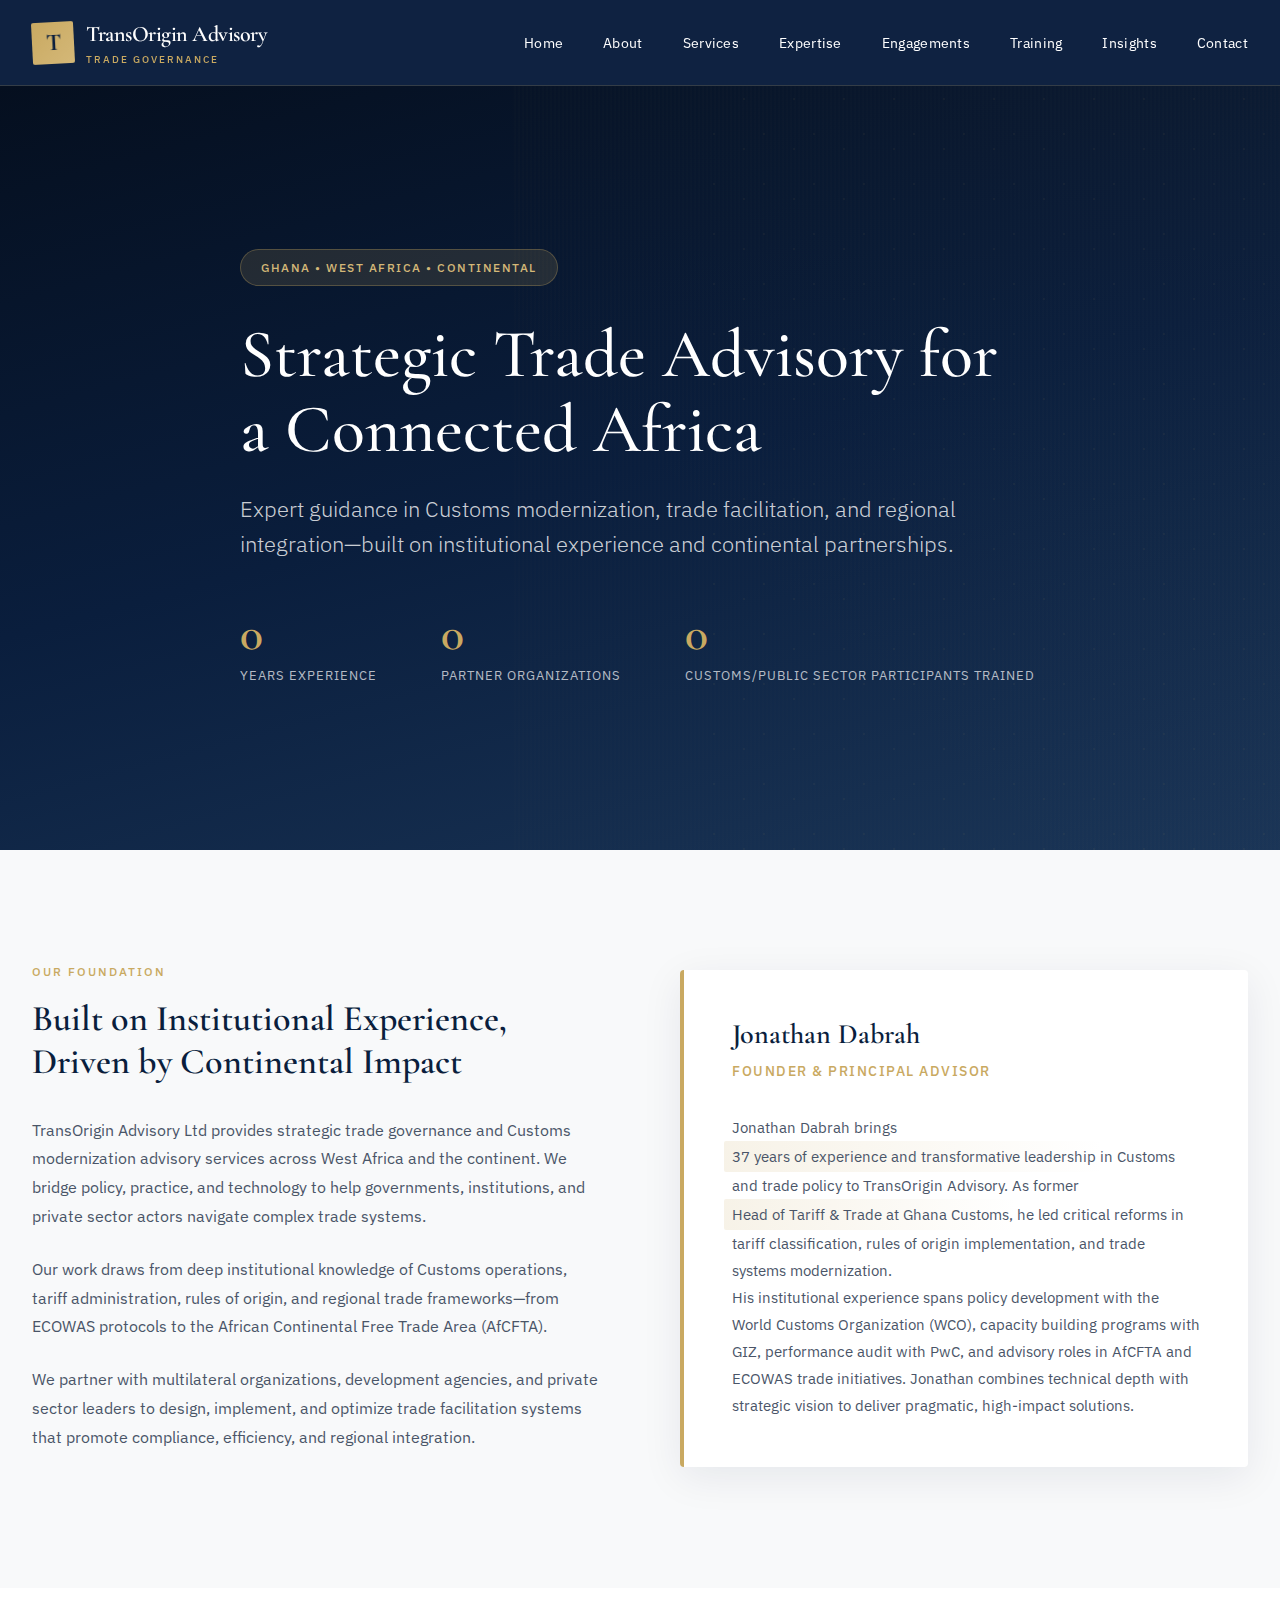
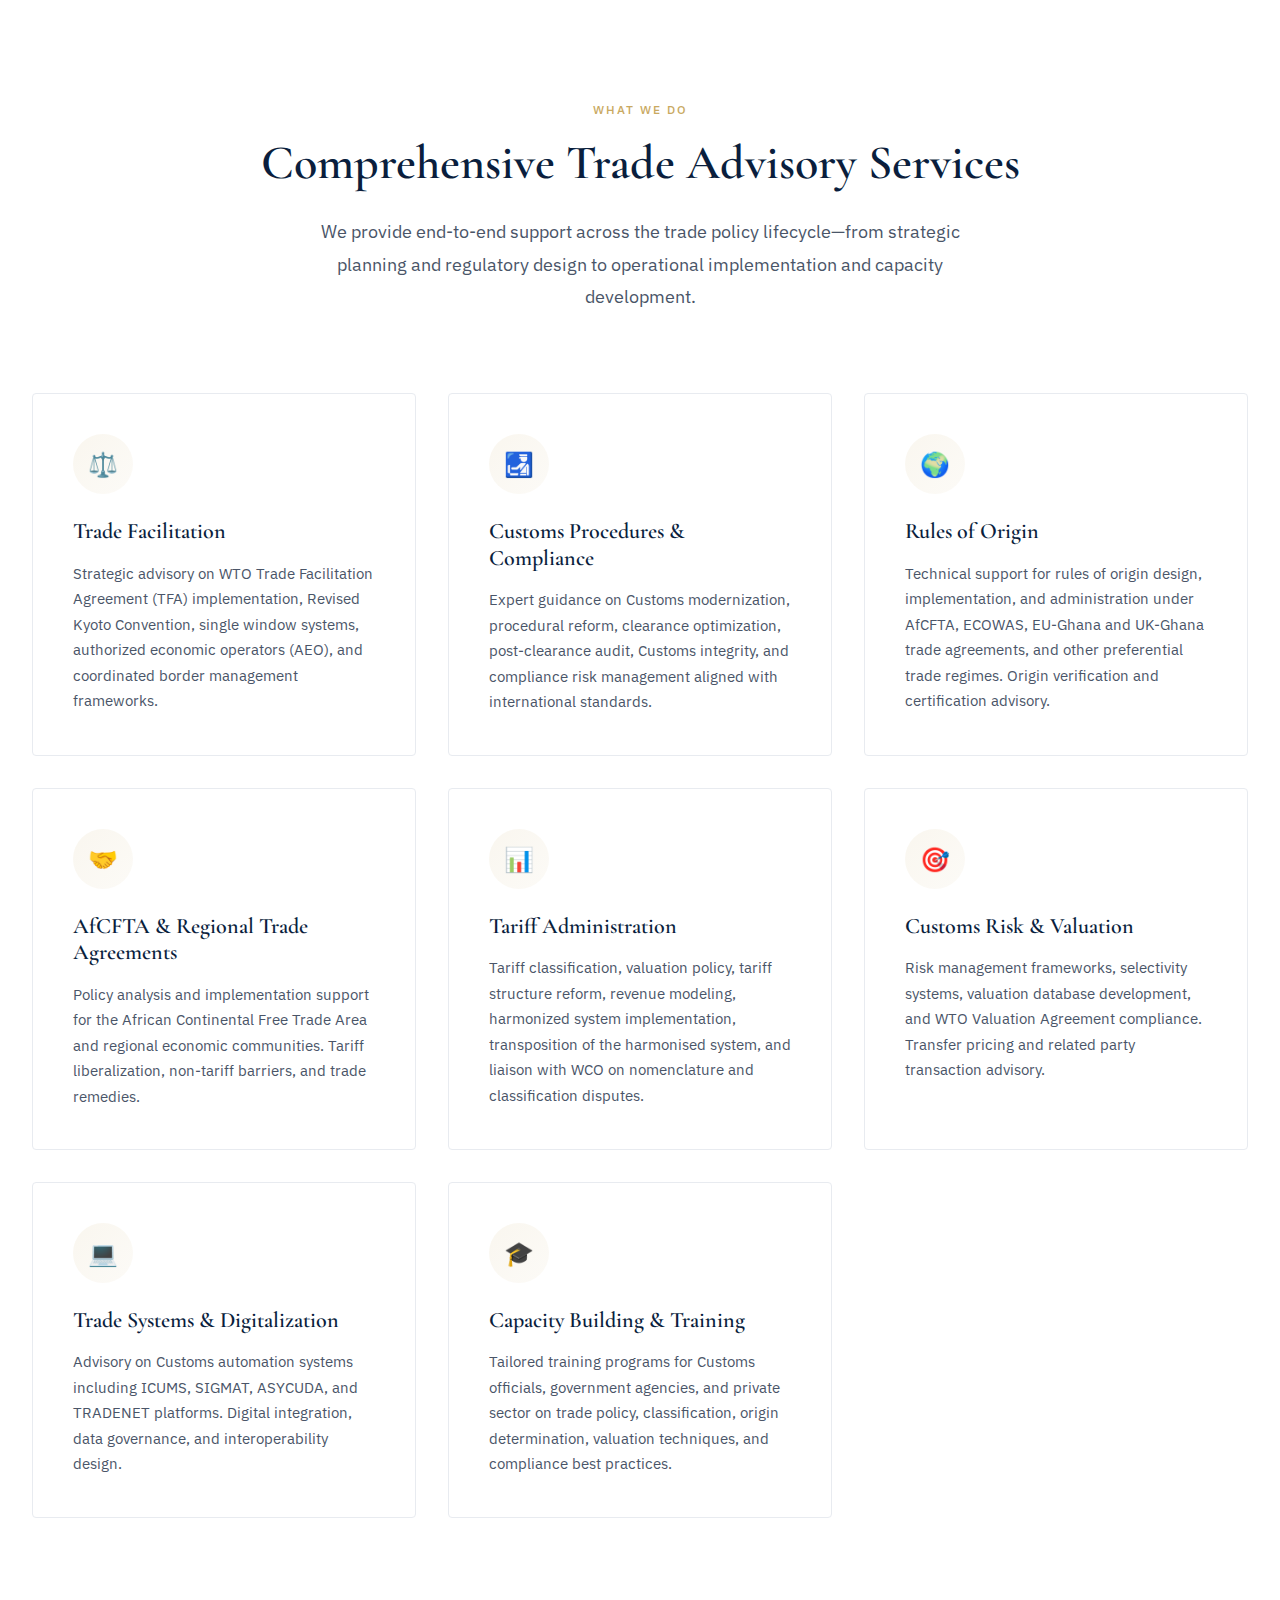
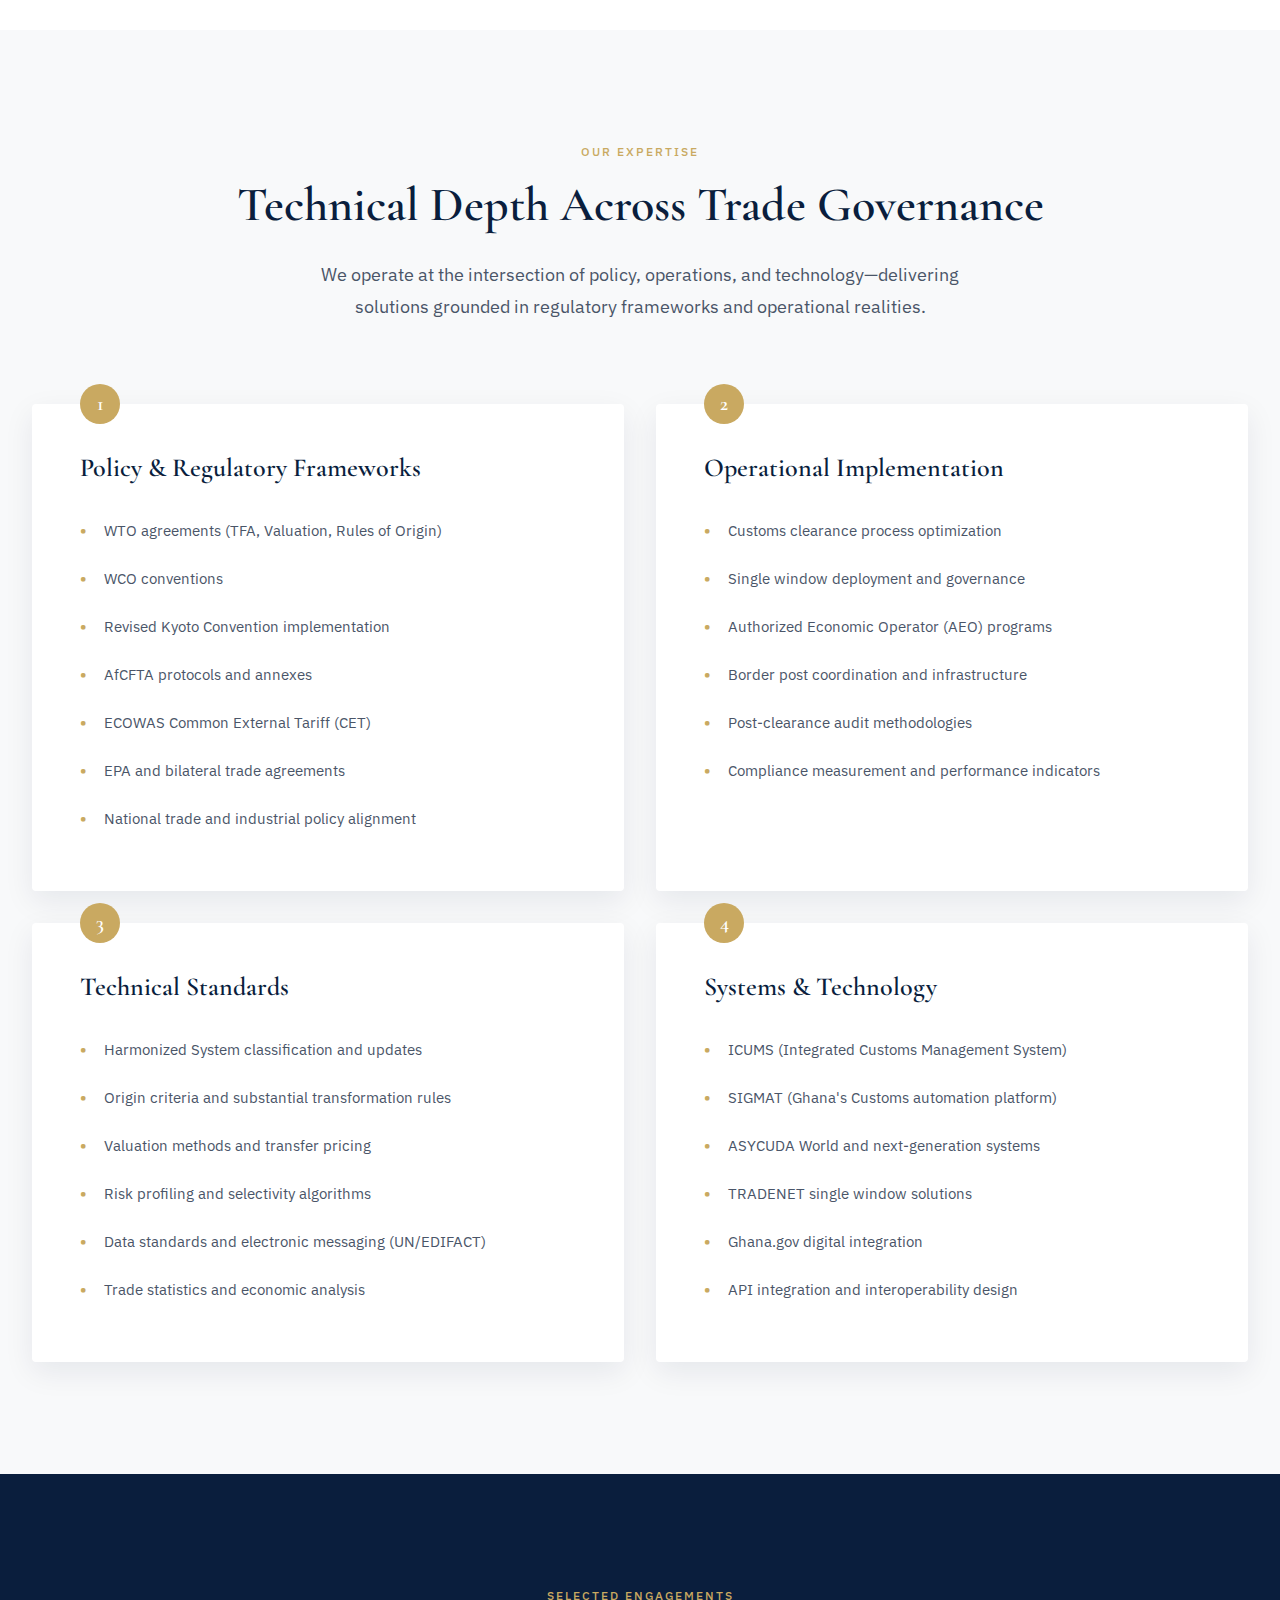
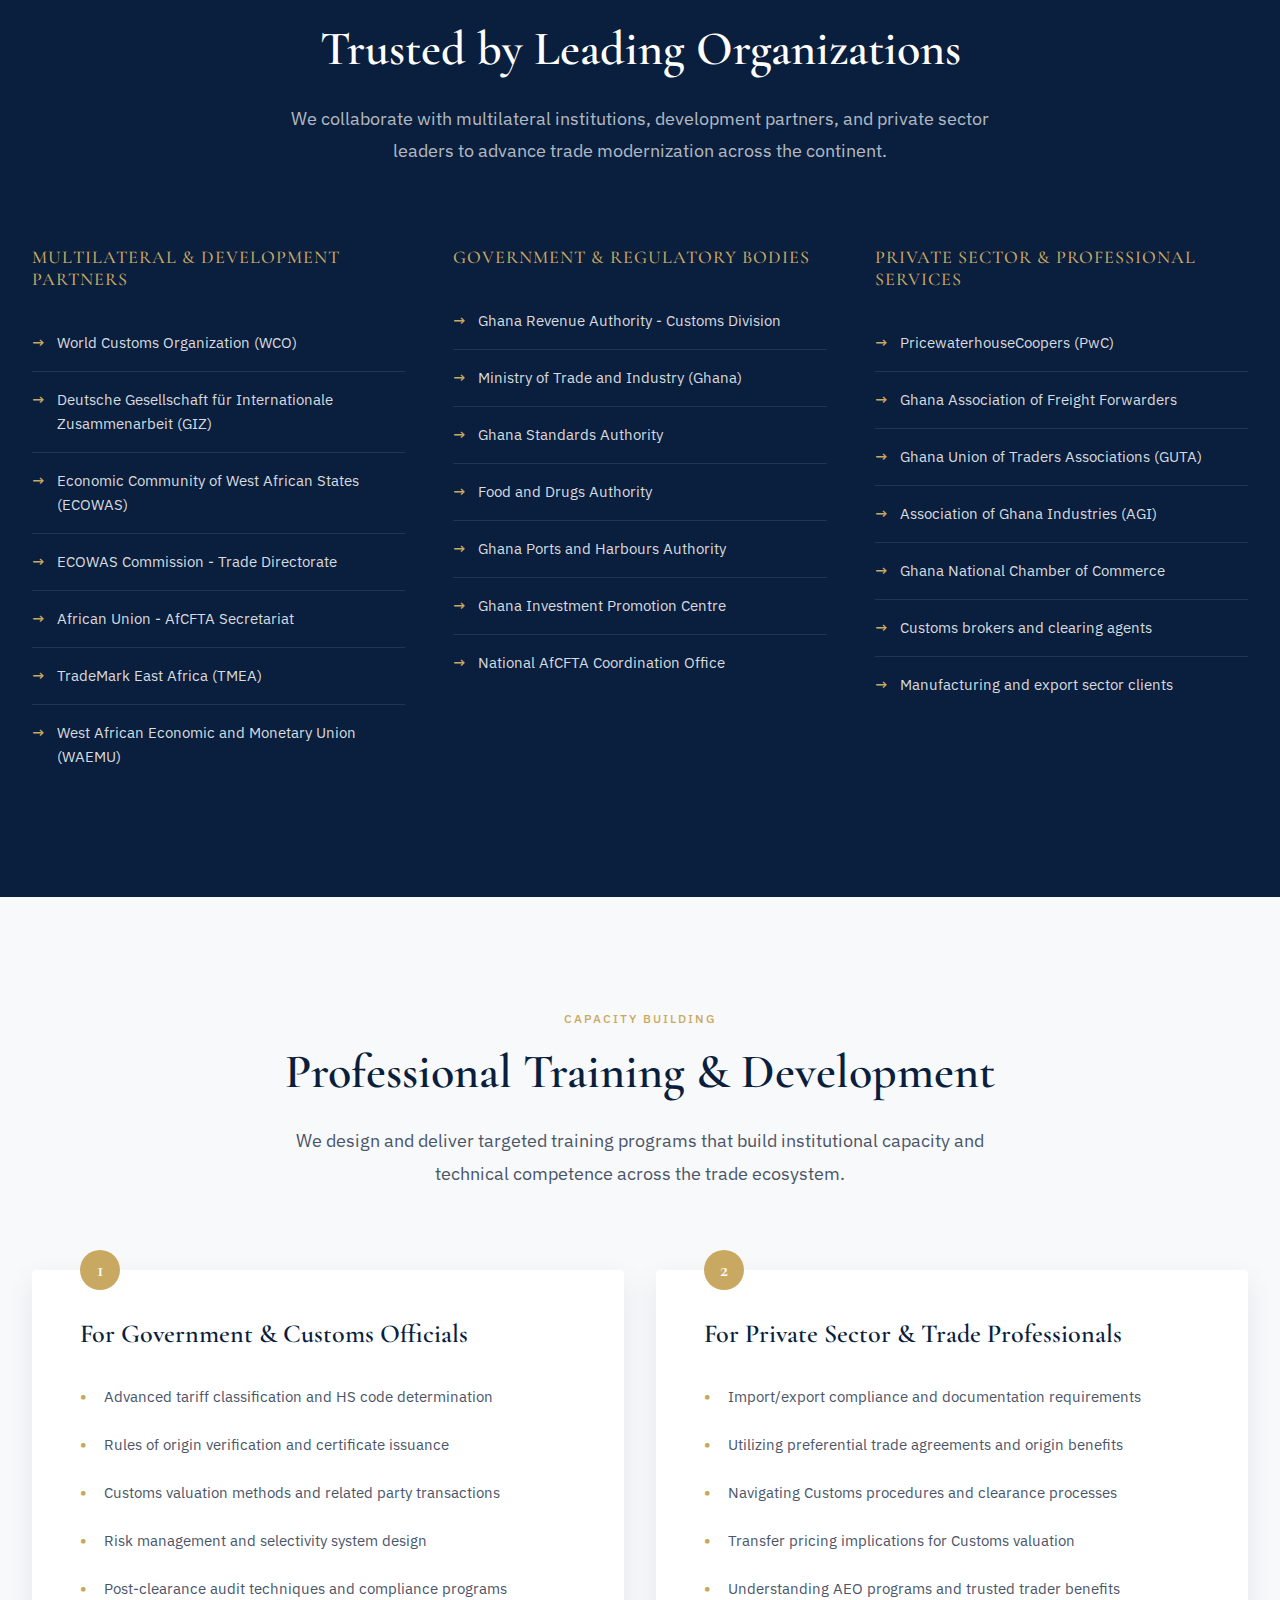
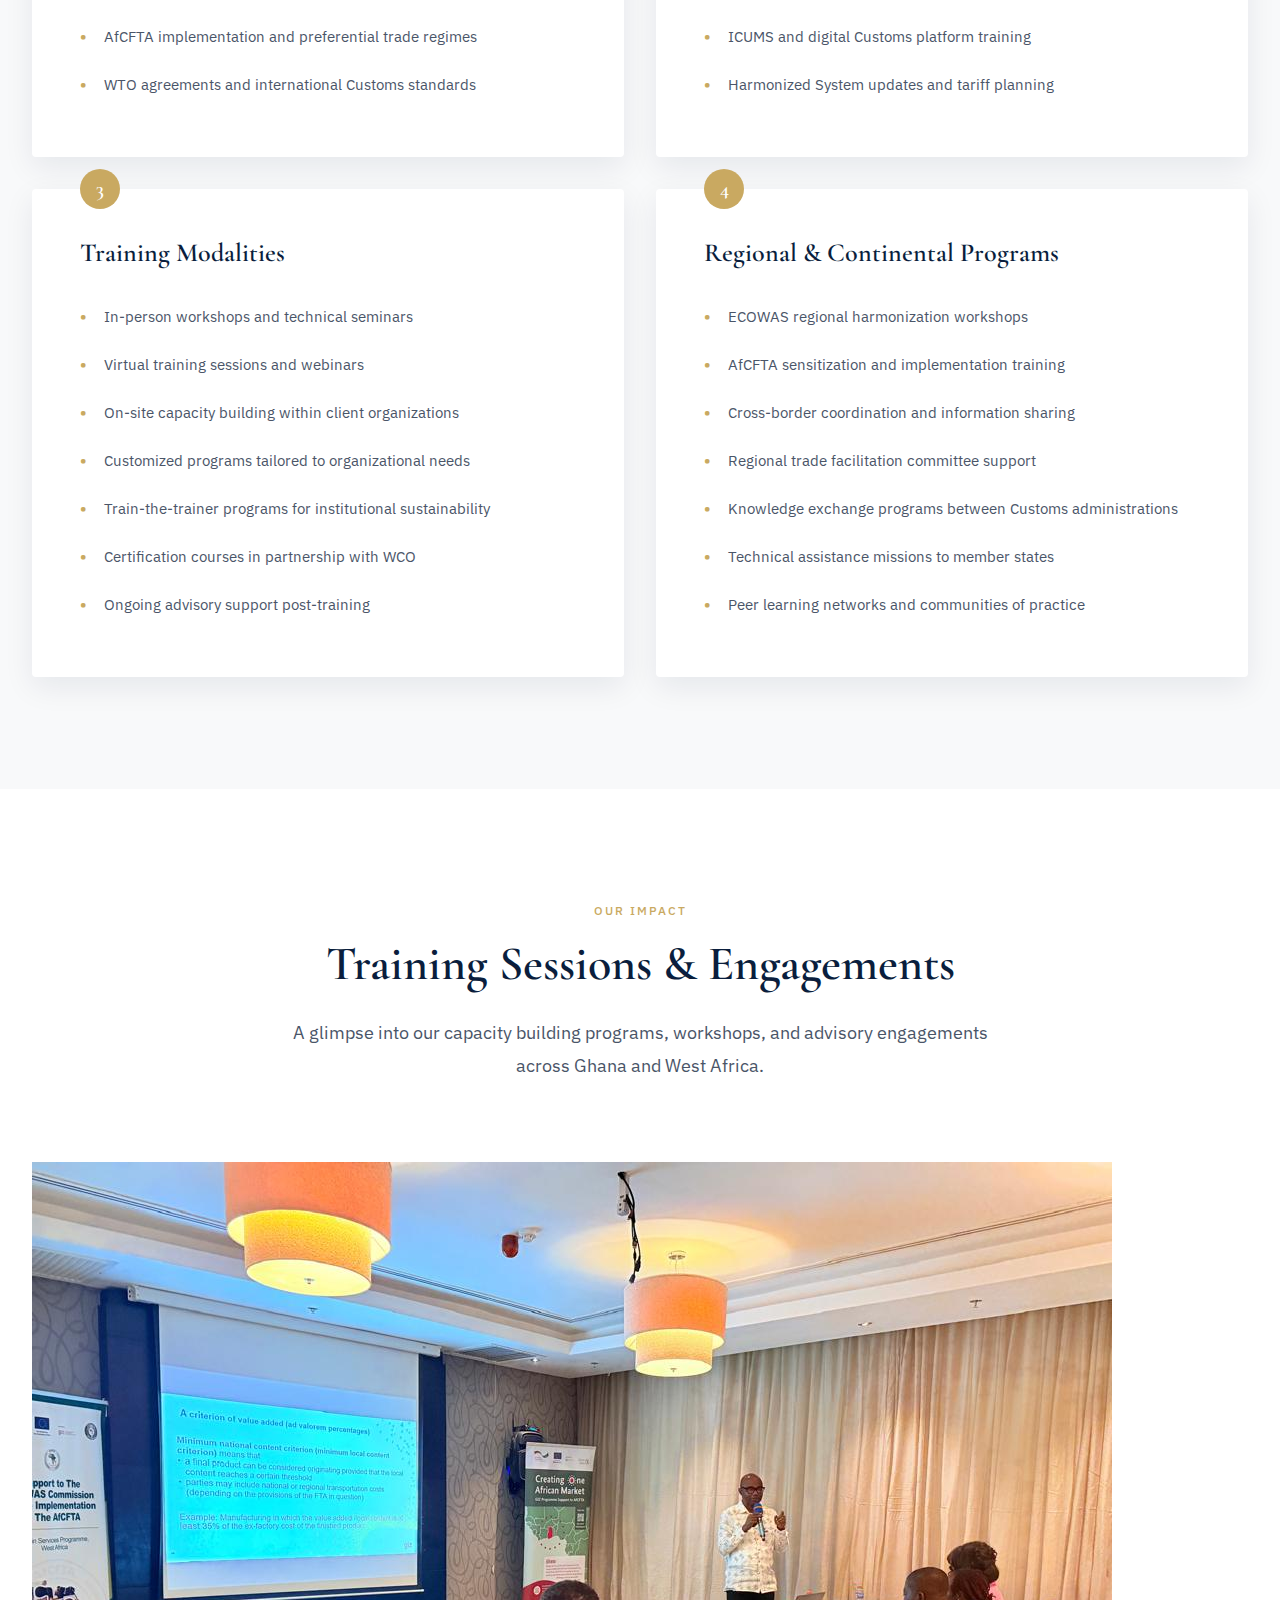
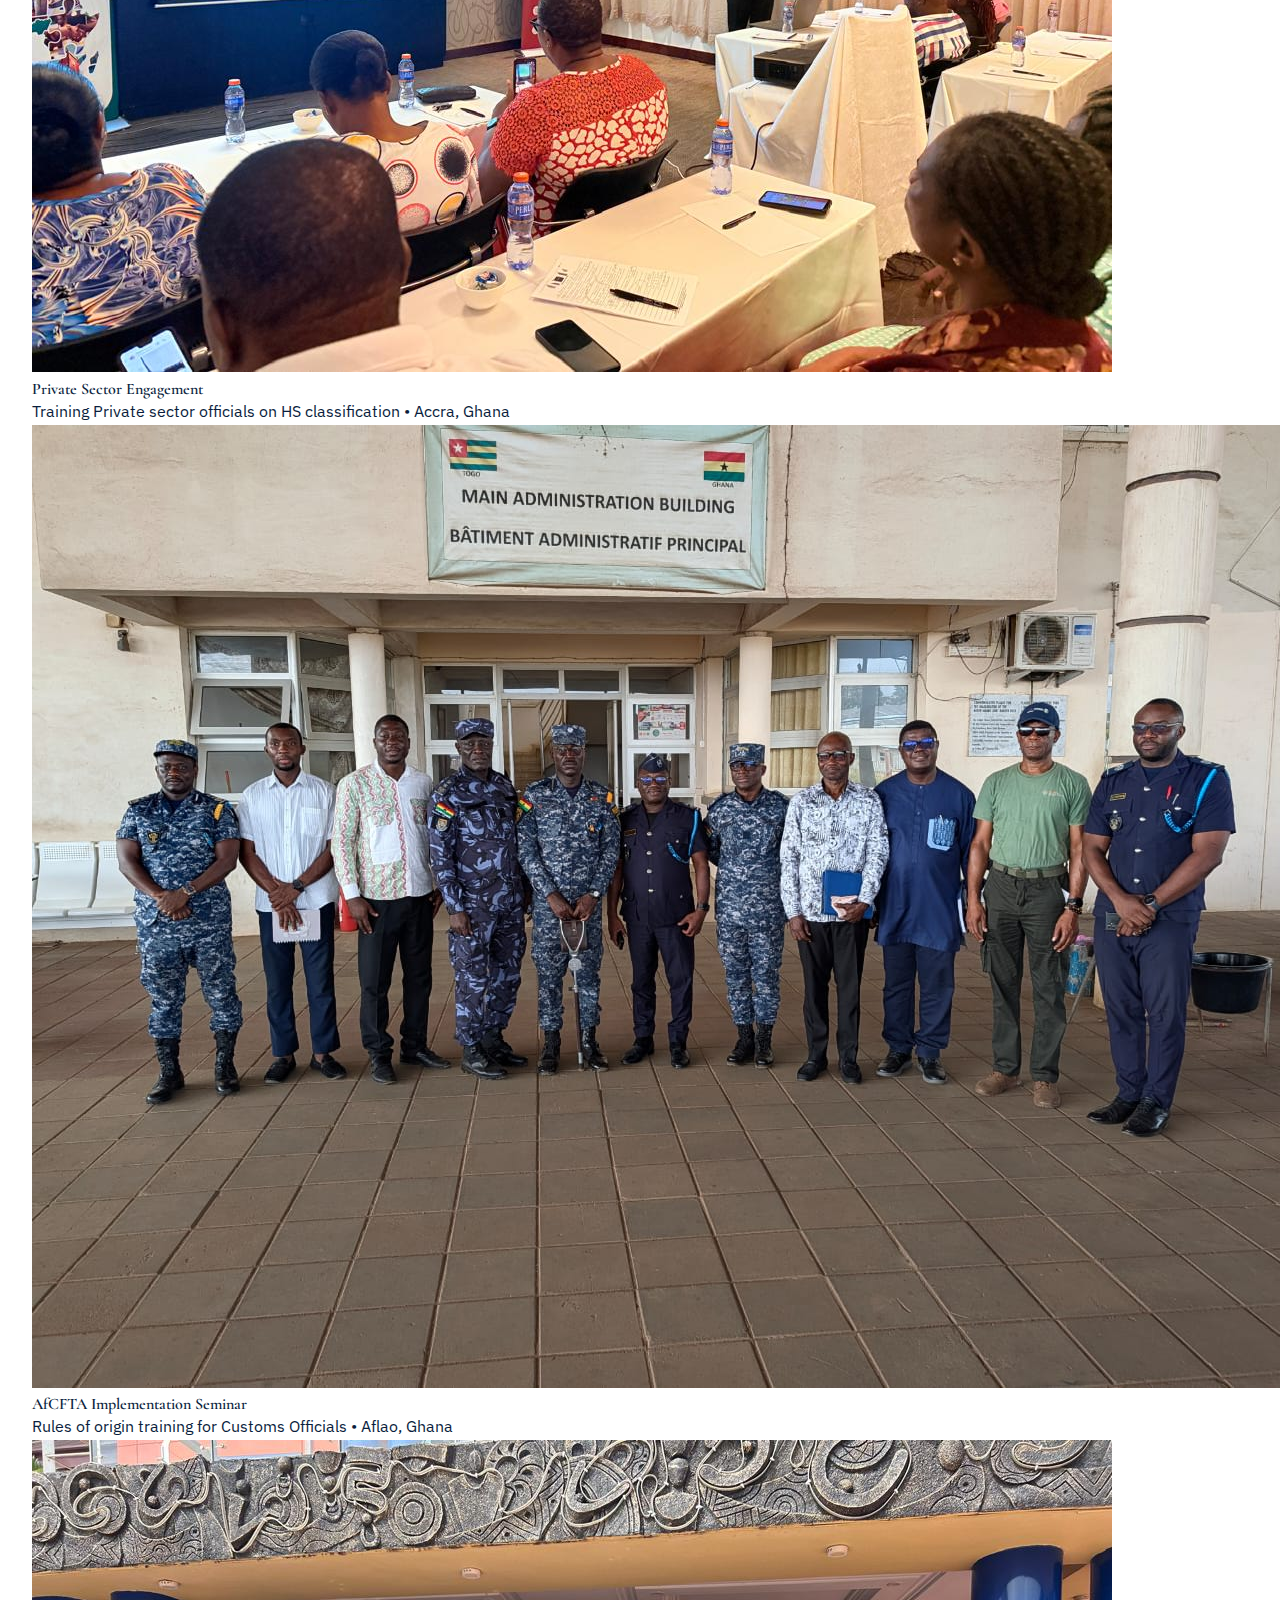
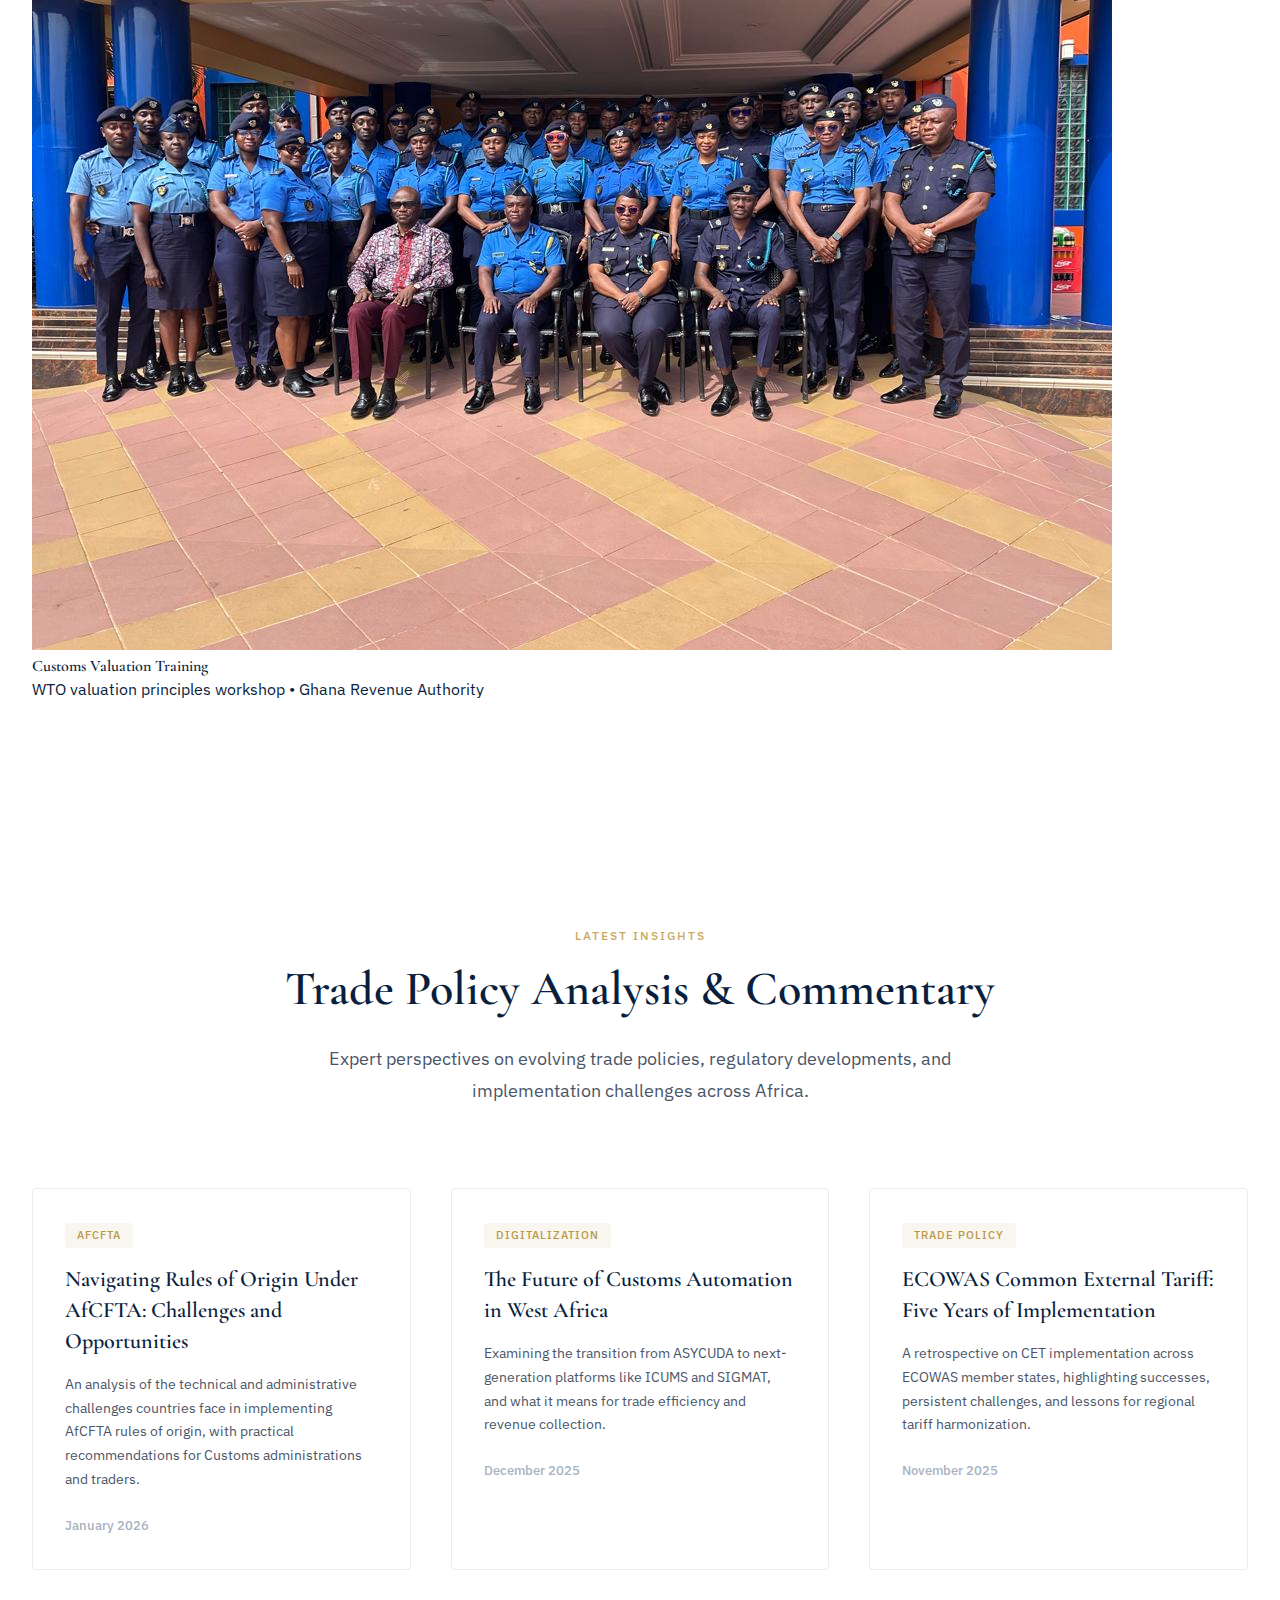
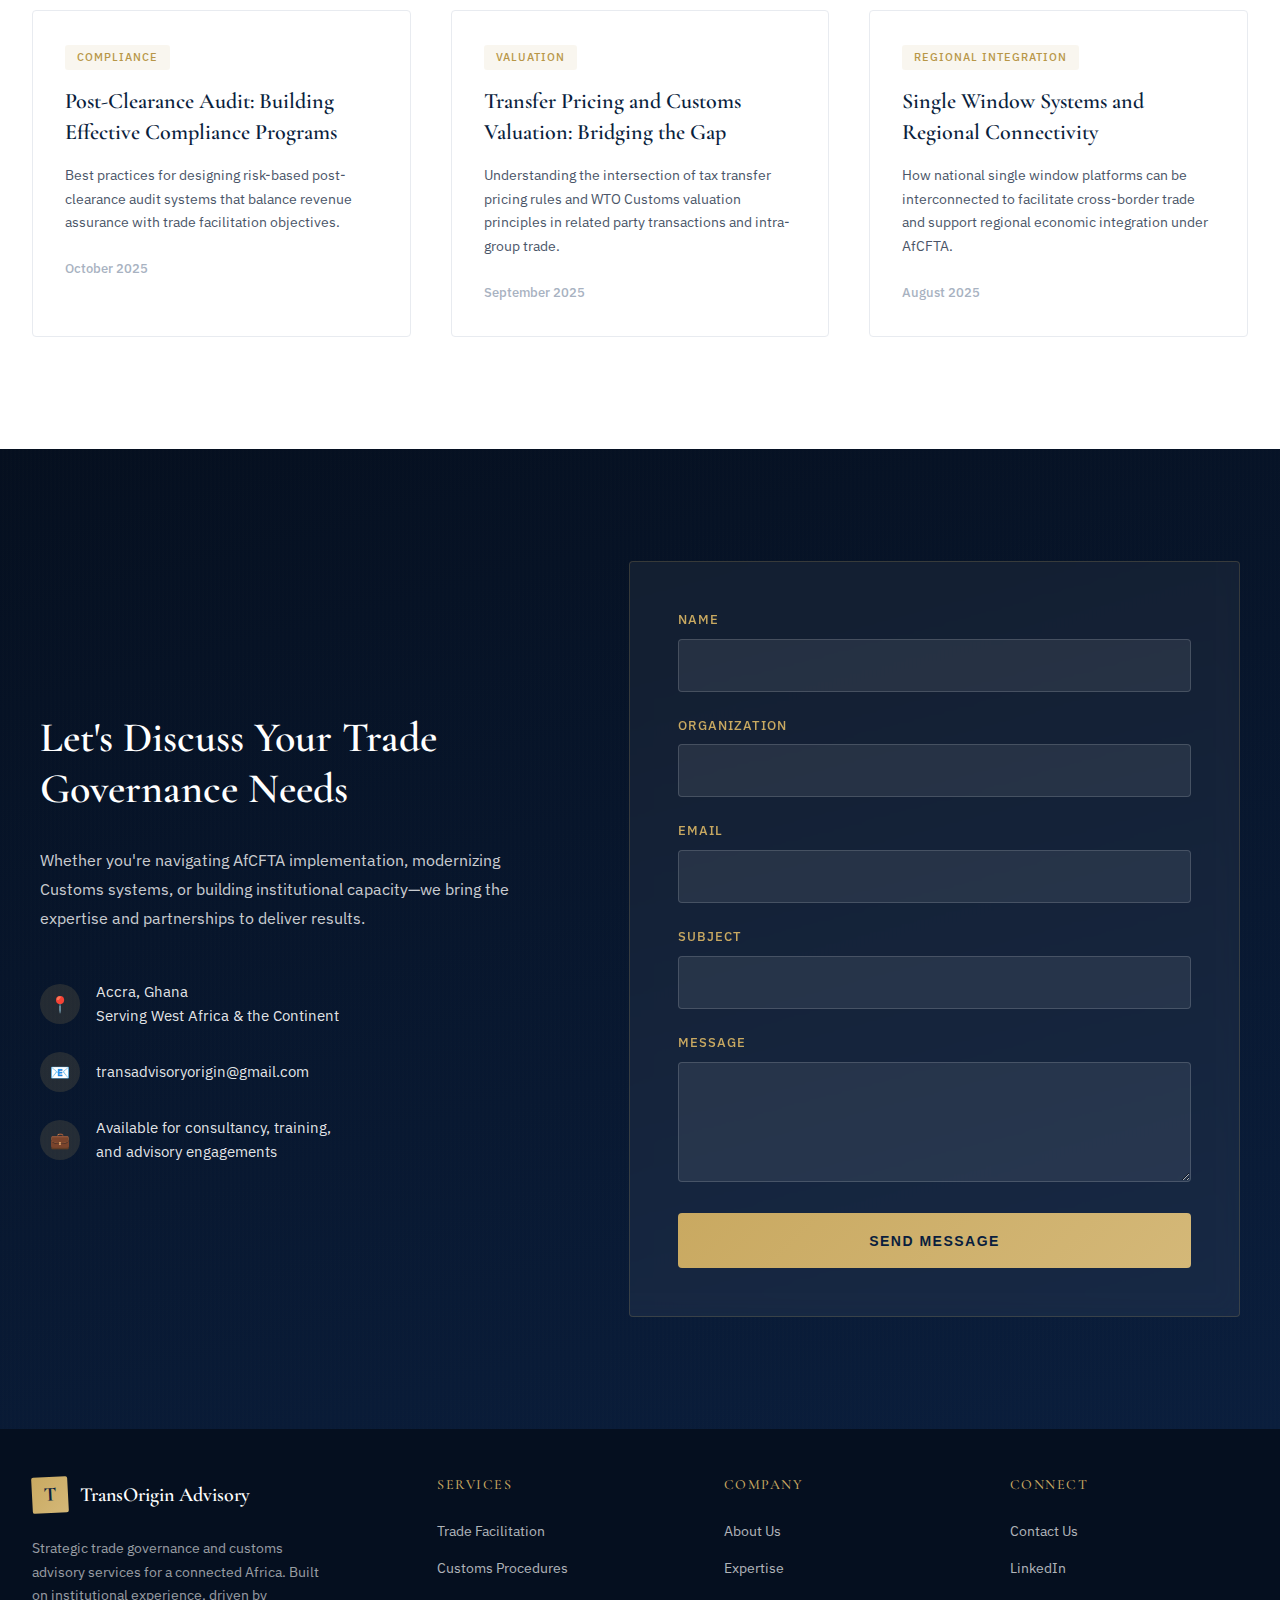
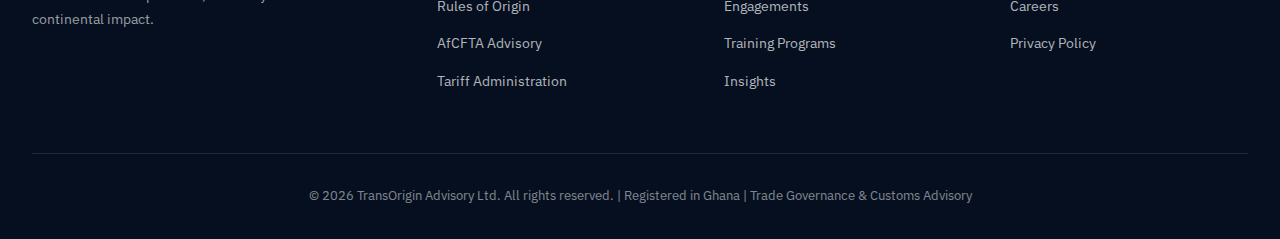
<file: index.html>
<!DOCTYPE html>
<html lang="en">
<head>
    <meta charset="UTF-8">
    <meta name="viewport" content="width=device-width, initial-scale=1.0">
    <title>TransOrigin Advisory Ltd | Trade Governance & Customs Advisory</title>
    <link href="https://fonts.googleapis.com/css2?family=Cormorant+Garamond:wght@300;400;500;600;700&family=IBM+Plex+Sans:wght@300;400;500;600&display=swap" rel="stylesheet">
    <link rel="stylesheet" href="styles.css">
    <link rel="icon" type="image/png" href="/favicon-96x96.png" sizes="96x96" />
    <link rel="icon" type="image/svg+xml" href="/favicon.svg" />
    <link rel="shortcut icon" href="/favicon.ico" />
    <link rel="apple-touch-icon" sizes="180x180" href="/apple-touch-icon.png" />
    <link rel="manifest" href="/site.webmanifest" />
    <!-- Primary Meta Tags (SEO) -->
    <title>TransOrigin Advisory Ltd | Trade Governance & Customs Consultant Ghana | Jonathan Dabrah</title>
    <meta name="description" content="Expert trade governance and Customs advisory services in Ghana. 37+ years experience in AfCFTA implementation, Customs modernization, and trade facilitation. Founded by Jonathan Dabrah, former Head of Tariff & Trade, Ghana Customs.">
    <meta name="keywords" content="customs consultant Ghana, trade facilitation Africa, AfCFTA advisory, Jonathan Dabrah, Ghana customs expert, ECOWAS trade, rules of origin consultant, customs modernization Ghana, trade governance West Africa">
    <meta name="author" content="Jonathan Dabrah">
    <meta name="robots" content="index, follow">
    
    <!-- Open Graph / Facebook -->
    <meta property="og:type" content="website">
    <meta property="og:url" content="https://transorigin.org/">
    <meta property="og:title" content="TransOrigin Advisory Ltd | Trade Governance & Customs Consultant Ghana">
    <meta property="og:description" content="Expert trade governance and Customs advisory services in Ghana. 37+ years experience in AfCFTA implementation, Customs modernization, and trade facilitation.">
    <meta property="og:image" content="https://transorigin.org/og-image.jpg">
    
    <!-- Twitter -->
    <meta property="twitter:card" content="summary_large_image">
    <meta property="twitter:title" content="TransOrigin Advisory Ltd | Trade Governance & Customs Consultant Ghana">
    <meta property="twitter:description" content="Expert trade governance and Customs advisory services in Ghana. 37+ years experience in AfCFTA implementation, Customs modernization, and trade facilitation.">

    <meta name="google-site-verification" content="mQ6k4Wk83y_tC4ysYcBHj1IW0N5CKXbltqIxOEIlE4E" />
</head>
<body>
     <!-- Navigation -->
    <nav>
        <div class="nav-container">
            <div class="logo">
                <div class="logo-mark">T</div>
                <div class="logo-text">
                    <div class="logo-main">TransOrigin Advisory</div>
                    <div class="logo-sub">Trade Governance</div>
                </div>
            </div>
            <ul class="nav-links">
                <li><a href="#home">Home</a></li>
                <li><a href="#about">About</a></li>
                <li><a href="#services">Services</a></li>
                <li><a href="#expertise">Expertise</a></li>
                <li><a href="#engagements">Engagements</a></li>
                <li><a href="#training">Training</a></li>
                <li><a href="#insights">Insights</a></li>
                <li><a href="#contact">Contact</a></li>
            </ul>
        </div>
    </nav>

    <!-- Hero Section -->
    <section id="home" class="hero">
        <div class="hero-pattern"></div>
        <div class="hero-container">
            <div class="hero-content">
                <div class="hero-badge">Ghana • West Africa • Continental</div>
                <h1>Strategic Trade Advisory for a Connected Africa</h1>
                <p class="hero-subtitle">Expert guidance in Customs modernization, trade facilitation, and regional integration—built on institutional experience and continental partnerships.</p>
                <div class="hero-stats">
                    <div class="stat">
                        <div class="stat-number" data-count="37">0</div>
                        <div class="stat-label">Years Experience</div>
                    </div>
                    <div class="stat">
                        <div class="stat-number" data-count="15">0</div>
                        <div class="stat-label">Partner Organizations</div>
                    </div>
                    <div class="stat">
                        <div class="stat-number" data-count="2500">0</div>
                        <div class="stat-label">Customs/Public Sector Participants Trained</div>
                    </div>
                </div>
            </div>
        </div>
    </section>

    <!-- About Section -->
    <section id="about" class="about">
        <div class="section-container">
            <div class="about-grid">
                <div class="about-content">
                    <div class="section-label">Our Foundation</div>
                    <h3>Built on Institutional Experience, Driven by Continental Impact</h3>
                    <p>TransOrigin Advisory Ltd provides strategic trade governance and Customs modernization advisory services across West Africa and the continent. We bridge policy, practice, and technology to help governments, institutions, and private sector actors navigate complex trade systems.</p>
                    <p>Our work draws from deep institutional knowledge of Customs operations, tariff administration, rules of origin, and regional trade frameworks—from ECOWAS protocols to the African Continental Free Trade Area (AfCFTA).</p>
                    <p>We partner with multilateral organizations, development agencies, and private sector leaders to design, implement, and optimize trade facilitation systems that promote compliance, efficiency, and regional integration.</p>
                </div>
                <div class="founder-card">
                    <h4 class="founder-name">Jonathan Dabrah</h4>
                    <div class="founder-title">Founder & Principal Advisor</div>
                    <p class="founder-bio">
                        Jonathan Dabrah brings <span class="founder-highlight">37 years of experience and transformative leadership</span> in Customs and trade policy to TransOrigin Advisory. As former <span class="founder-highlight">Head of Tariff & Trade at Ghana Customs</span>, he led critical reforms in tariff classification, rules of origin implementation, and trade systems modernization.
                    </p>
                    <p class="founder-bio">
                        His institutional experience spans policy development with the World Customs Organization (WCO), capacity building programs with GIZ, performance audit with PwC, and advisory roles in AfCFTA and ECOWAS trade initiatives. Jonathan combines technical depth with strategic vision to deliver pragmatic, high-impact solutions.
                    </p>
                </div>
            </div>
        </div>
    </section>

    <!-- Services Section -->
    <section id="services">
        <div class="section-container">
            <div class="section-header">
                <div class="section-label">What We Do</div>
                <h2 class="section-title">Comprehensive Trade Advisory Services</h2>
                <p class="section-description">We provide end-to-end support across the trade policy lifecycle—from strategic planning and regulatory design to operational implementation and capacity development.</p>
            </div>
            <div class="services-grid">
                <div class="service-card">
                    <div class="service-icon">⚖️</div>
                    <h3>Trade Facilitation</h3>
                    <p>Strategic advisory on WTO Trade Facilitation Agreement (TFA) implementation, Revised Kyoto Convention, single window systems, authorized economic operators (AEO), and coordinated border management frameworks.</p>
                </div>
                <div class="service-card">
                    <div class="service-icon">🛃</div>
                    <h3>Customs Procedures & Compliance</h3>
                    <p>Expert guidance on Customs modernization, procedural reform, clearance optimization, post-clearance audit, Customs integrity, and compliance risk management aligned with international standards.</p>
                </div>
                <div class="service-card">
                    <div class="service-icon">🌍</div>
                    <h3>Rules of Origin</h3>
                    <p>Technical support for rules of origin design, implementation, and administration under AfCFTA, ECOWAS, EU-Ghana and UK-Ghana trade agreements, and other preferential trade regimes. Origin verification and certification advisory.</p>
                </div>
                <div class="service-card">
                    <div class="service-icon">🤝</div>
                    <h3>AfCFTA & Regional Trade Agreements</h3>
                    <p>Policy analysis and implementation support for the African Continental Free Trade Area and regional economic communities. Tariff liberalization, non-tariff barriers, and trade remedies.</p>
                </div>
                <div class="service-card">
                    <div class="service-icon">📊</div>
                    <h3>Tariff Administration</h3>
                    <p>Tariff classification, valuation policy, tariff structure reform, revenue modeling, harmonized system implementation, transposition of the harmonised system, and liaison with WCO on nomenclature and classification disputes.</p>
                </div>
                <div class="service-card">
                    <div class="service-icon">🎯</div>
                    <h3>Customs Risk & Valuation</h3>
                    <p>Risk management frameworks, selectivity systems, valuation database development, and WTO Valuation Agreement compliance. Transfer pricing and related party transaction advisory.</p>
                </div>
                <div class="service-card">
                    <div class="service-icon">💻</div>
                    <h3>Trade Systems & Digitalization</h3>
                    <p>Advisory on Customs automation systems including ICUMS, SIGMAT, ASYCUDA, and TRADENET platforms. Digital integration, data governance, and interoperability design.</p>
                </div>
                <div class="service-card">
                    <div class="service-icon">🎓</div>
                    <h3>Capacity Building & Training</h3>
                    <p>Tailored training programs for Customs officials, government agencies, and private sector on trade policy, classification, origin determination, valuation techniques, and compliance best practices.</p>
                </div>
            </div>
        </div>
    </section>

    <!-- Expertise Section -->
    <section id="expertise" class="training">
        <div class="section-container">
            <div class="section-header">
                <div class="section-label">Our Expertise</div>
                <h2 class="section-title">Technical Depth Across Trade Governance</h2>
                <p class="section-description">We operate at the intersection of policy, operations, and technology—delivering solutions grounded in regulatory frameworks and operational realities.</p>
            </div>
            <div class="training-grid">
                <div class="training-card">
                    <div class="training-number">1</div>
                    <h3>Policy & Regulatory Frameworks</h3>
                    <ul>
                        <li>WTO agreements (TFA, Valuation, Rules of Origin)</li>
                        <li>WCO conventions</li>
                        <li>Revised Kyoto Convention implementation</li>
                        <li>AfCFTA protocols and annexes</li>
                        <li>ECOWAS Common External Tariff (CET)</li>
                        <li>EPA and bilateral trade agreements</li>
                        <li>National trade and industrial policy alignment</li>
                    </ul>
                </div>
                <div class="training-card">
                    <div class="training-number">2</div>
                    <h3>Operational Implementation</h3>
                    <ul>
                        <li>Customs clearance process optimization</li>
                        <li>Single window deployment and governance</li>
                        <li>Authorized Economic Operator (AEO) programs</li>
                        <li>Border post coordination and infrastructure</li>
                        <li>Post-clearance audit methodologies</li>
                        <li>Compliance measurement and performance indicators</li>
                    </ul>
                </div>
                <div class="training-card">
                    <div class="training-number">3</div>
                    <h3>Technical Standards</h3>
                    <ul>
                        <li>Harmonized System classification and updates</li>
                        <li>Origin criteria and substantial transformation rules</li>
                        <li>Valuation methods and transfer pricing</li>
                        <li>Risk profiling and selectivity algorithms</li>
                        <li>Data standards and electronic messaging (UN/EDIFACT)</li>
                        <li>Trade statistics and economic analysis</li>
                    </ul>
                </div>
                <div class="training-card">
                    <div class="training-number">4</div>
                    <h3>Systems & Technology</h3>
                    <ul>
                        <li>ICUMS (Integrated Customs Management System)</li>
                        <li>SIGMAT (Ghana's Customs automation platform)</li>
                        <li>ASYCUDA World and next-generation systems</li>
                        <li>TRADENET single window solutions</li>
                        <li>Ghana.gov digital integration</li>
                        <li>API integration and interoperability design</li>
                    </ul>
                </div>
            </div>
        </div>
    </section>

    <!-- Engagements Section -->
    <section id="engagements" class="engagements">
        <div class="section-container">
            <div class="section-header">
                <div class="section-label">Selected Engagements</div>
                <h2 class="section-title">Trusted by Leading Organizations</h2>
                <p class="section-description">We collaborate with multilateral institutions, development partners, and private sector leaders to advance trade modernization across the continent.</p>
            </div>
            <div class="engagement-categories">
                <div class="engagement-category">
                    <h4>Multilateral & Development Partners</h4>
                    <ul class="engagement-list">
                        <li>World Customs Organization (WCO)</li>
                        <li>Deutsche Gesellschaft für Internationale Zusammenarbeit (GIZ)</li>
                        <li>Economic Community of West African States (ECOWAS)</li>
                        <li>ECOWAS Commission - Trade Directorate</li>
                        <li>African Union - AfCFTA Secretariat</li>
                        <li>TradeMark East Africa (TMEA)</li>
                        <li>West African Economic and Monetary Union (WAEMU)</li>
                    </ul>
                </div>
                <div class="engagement-category">
                    <h4>Government & Regulatory Bodies</h4>
                    <ul class="engagement-list">
                        <li>Ghana Revenue Authority - Customs Division</li>
                        <li>Ministry of Trade and Industry (Ghana)</li>
                        <li>Ghana Standards Authority</li>
                        <li>Food and Drugs Authority</li>
                        <li>Ghana Ports and Harbours Authority</li>
                        <li>Ghana Investment Promotion Centre</li>
                        <li>National AfCFTA Coordination Office</li>
                    </ul>
                </div>
                <div class="engagement-category">
                    <h4>Private Sector & Professional Services</h4>
                    <ul class="engagement-list">
                        <li>PricewaterhouseCoopers (PwC)</li>
                        <li>Ghana Association of Freight Forwarders</li>
                        <li>Ghana Union of Traders Associations (GUTA)</li>
                        <li>Association of Ghana Industries (AGI)</li>
                        <li>Ghana National Chamber of Commerce</li>
                        <li>Customs brokers and clearing agents</li>
                        <li>Manufacturing and export sector clients</li>
                    </ul>
                </div>
            </div>
        </div>
    </section>

    <!-- Training Section -->
    <section id="training" class="training">
        <div class="section-container">
            <div class="section-header">
                <div class="section-label">Capacity Building</div>
                <h2 class="section-title">Professional Training & Development</h2>
                <p class="section-description">We design and deliver targeted training programs that build institutional capacity and technical competence across the trade ecosystem.</p>
            </div>
            <div class="training-grid">
                <div class="training-card">
                    <div class="training-number">1</div>
                    <h3>For Government & Customs Officials</h3>
                    <ul>
                        <li>Advanced tariff classification and HS code determination</li>
                        <li>Rules of origin verification and certificate issuance</li>
                        <li>Customs valuation methods and related party transactions</li>
                        <li>Risk management and selectivity system design</li>
                        <li>Post-clearance audit techniques and compliance programs</li>
                        <li>AfCFTA implementation and preferential trade regimes</li>
                        <li>WTO agreements and international Customs standards</li>
                    </ul>
                </div>
                <div class="training-card">
                    <div class="training-number">2</div>
                    <h3>For Private Sector & Trade Professionals</h3>
                    <ul>
                        <li>Import/export compliance and documentation requirements</li>
                        <li>Utilizing preferential trade agreements and origin benefits</li>
                        <li>Navigating Customs procedures and clearance processes</li>
                        <li>Transfer pricing implications for Customs valuation</li>
                        <li>Understanding AEO programs and trusted trader benefits</li>
                        <li>ICUMS and digital Customs platform training</li>
                        <li>Harmonized System updates and tariff planning</li>
                    </ul>
                </div>
                <div class="training-card">
                    <div class="training-number">3</div>
                    <h3>Training Modalities</h3>
                    <ul>
                        <li>In-person workshops and technical seminars</li>
                        <li>Virtual training sessions and webinars</li>
                        <li>On-site capacity building within client organizations</li>
                        <li>Customized programs tailored to organizational needs</li>
                        <li>Train-the-trainer programs for institutional sustainability</li>
                        <li>Certification courses in partnership with WCO</li>
                        <li>Ongoing advisory support post-training</li>
                    </ul>
                </div>
                <div class="training-card">
                    <div class="training-number">4</div>
                    <h3>Regional & Continental Programs</h3>
                    <ul>
                        <li>ECOWAS regional harmonization workshops</li>
                        <li>AfCFTA sensitization and implementation training</li>
                        <li>Cross-border coordination and information sharing</li>
                        <li>Regional trade facilitation committee support</li>
                        <li>Knowledge exchange programs between Customs administrations</li>
                        <li>Technical assistance missions to member states</li>
                        <li>Peer learning networks and communities of practice</li>
                    </ul>
                </div>
            </div>
        </div>
    </section>

    <!-- Gallery Section -->
    <section id="gallery" class="gallery">
        <div class="section-container">
            <div class="section-header">
                <div class="section-label">Our Impact</div>
                <h2 class="section-title">Training Sessions & Engagements</h2>
                <p class="section-description">A glimpse into our capacity building programs, workshops, and advisory engagements across Ghana and West Africa.</p>
            </div>
            
            <div class="gallery-grid">
                <!-- Photo 1 -->
                <div class="gallery-item">
                    <div class="gallery-image">
                        <img src="images/ training-1.jpeg" alt="Customs classification training session in Accra">
                    </div>
                    <div class="gallery-caption">
                        <h4>Private Sector Engagement</h4>
                        <p>Training Private sector officials on HS classification • Accra, Ghana</p>
                    </div>
                </div>

                <!-- Photo 2 -->
                <div class="gallery-item">
                    <div class="gallery-image">
                        <img src="images/ training-2.jpeg" alt="AfCFTA rules of origin seminar">
                    </div>
                    <div class="gallery-caption">
                        <h4>AfCFTA Implementation Seminar</h4>
                        <p>Rules of origin training for Customs Officials • Aflao, Ghana</p>
                    </div>
                </div>

                <!-- Photo 3 -->
                <div class="gallery-item">
                    <div class="gallery-image">
                        <img src="images/ training-3.jpeg" alt="ECOWAS trade facilitation workshop">
                    </div>
                    <div class="gallery-caption">
                        <h4>Customs Valuation Training</h4>
                        <p>WTO valuation principles workshop • Ghana Revenue Authority</p>
                    </div>
                </div>

                <!-- Photo 4 -->
                <!-- <div class="gallery-item">
                    <div class="gallery-image">
                        <img src="images/training-4.jpeg" alt="Customs valuation training">
                    </div>
                    <div class="gallery-caption">
                        <h4>Customs Valuation Training</h4>
                        <p>WTO valuation principles workshop • Ghana Revenue Authority</p>
                    </div>
                </div> -->

                <!-- Photo 5 -->
                <!-- <div class="gallery-item">
                    <div class="gallery-image">
                        <img src="images/training-5.jpg" alt="Private sector capacity building">
                    </div>
                    <div class="gallery-caption">
                        <h4>Private Sector Engagement</h4>
                        <p>Capacity building for importers and exporters • Accra, Ghana</p>
                    </div>
                </div> -->

                <!-- Photo 6 -->
                <!-- <div class="gallery-item">
                    <div class="gallery-image">
                        <img src="images/training-6.jpg" alt="Regional trade policy workshop">
                    </div>
                    <div class="gallery-caption">
                        <h4>Regional Policy Workshop</h4>
                        <p>Advisory session with government officials • West Africa</p>
                    </div>
                </div> -->
            </div>
        </div>
    </section>

    <!-- Insights Section -->
    <section id="insights">
        <div class="section-container">
            <div class="section-header">
                <div class="section-label">Latest Insights</div>
                <h2 class="section-title">Trade Policy Analysis & Commentary</h2>
                <p class="section-description">Expert perspectives on evolving trade policies, regulatory developments, and implementation challenges across Africa.</p>
            </div>
            <div class="insights-grid">
                <div class="insight-card">
                    <div class="insight-meta">
                        <div class="insight-category">AfCFTA</div>
                        <h3>Navigating Rules of Origin Under AfCFTA: Challenges and Opportunities</h3>
                        <p class="insight-excerpt">An analysis of the technical and administrative challenges countries face in implementing AfCFTA rules of origin, with practical recommendations for Customs administrations and traders.</p>
                        <div class="insight-date">January 2026</div>
                    </div>
                </div>
                <div class="insight-card">
                    <div class="insight-meta">
                        <div class="insight-category">Digitalization</div>
                        <h3>The Future of Customs Automation in West Africa</h3>
                        <p class="insight-excerpt">Examining the transition from ASYCUDA to next-generation platforms like ICUMS and SIGMAT, and what it means for trade efficiency and revenue collection.</p>
                        <div class="insight-date">December 2025</div>
                    </div>
                </div>
                <div class="insight-card">
                    <div class="insight-meta">
                        <div class="insight-category">Trade Policy</div>
                        <h3>ECOWAS Common External Tariff: Five Years of Implementation</h3>
                        <p class="insight-excerpt">A retrospective on CET implementation across ECOWAS member states, highlighting successes, persistent challenges, and lessons for regional tariff harmonization.</p>
                        <div class="insight-date">November 2025</div>
                    </div>
                </div>
                <div class="insight-card">
                    <div class="insight-meta">
                        <div class="insight-category">Compliance</div>
                        <h3>Post-Clearance Audit: Building Effective Compliance Programs</h3>
                        <p class="insight-excerpt">Best practices for designing risk-based post-clearance audit systems that balance revenue assurance with trade facilitation objectives.</p>
                        <div class="insight-date">October 2025</div>
                    </div>
                </div>
                <div class="insight-card">
                    <div class="insight-meta">
                        <div class="insight-category">Valuation</div>
                        <h3>Transfer Pricing and Customs Valuation: Bridging the Gap</h3>
                        <p class="insight-excerpt">Understanding the intersection of tax transfer pricing rules and WTO Customs valuation principles in related party transactions and intra-group trade.</p>
                        <div class="insight-date">September 2025</div>
                    </div>
                </div>
                <div class="insight-card">
                    <div class="insight-meta">
                        <div class="insight-category">Regional Integration</div>
                        <h3>Single Window Systems and Regional Connectivity</h3>
                        <p class="insight-excerpt">How national single window platforms can be interconnected to facilitate cross-border trade and support regional economic integration under AfCFTA.</p>
                        <div class="insight-date">August 2025</div>
                    </div>
                </div>
            </div>
        </div>
    </section>

    <!-- Contact Section -->
    <section id="contact" class="contact">
        <div class="contact-container">
            <div class="contact-grid">
                <div class="contact-info">
                    <h2>Let's Discuss Your Trade Governance Needs</h2>
                    <p>Whether you're navigating AfCFTA implementation, modernizing Customs systems, or building institutional capacity—we bring the expertise and partnerships to deliver results.</p>
                    <div class="contact-details">
                        <div class="contact-item">
                            <div class="contact-icon">📍</div>
                            <div class="contact-text">Accra, Ghana<br>Serving West Africa & the Continent</div>
                        </div>
                       <div class="contact-item">
                            <div class="contact-icon">📧</div>
                            <div class="contact-text">transadvisoryorigin@gmail.com</div>
                        </div>
                        <!-- <div class="contact-item">
                            <div class="contact-icon">📞</div>
                            <div class="contact-text">+233 (0) 24 XXX XXXX</div>
                        </div> -->
                        <div class="contact-item">
                            <div class="contact-icon">💼</div>
                            <div class="contact-text">Available for consultancy, training,<br>and advisory engagements</div>
                        </div>
                    </div>
                </div>
                <div class="contact-form">
                    <form>
                        <div class="form-group">
                            <label for="name">Name</label>
                            <input type="text" id="name" name="name" required>
                        </div>
                        <div class="form-group">
                            <label for="organization">Organization</label>
                            <input type="text" id="organization" name="organization" required>
                        </div>
                        <div class="form-group">
                            <label for="email">Email</label>
                            <input type="email" id="email" name="email" required>
                        </div>
                        <div class="form-group">
                            <label for="subject">Subject</label>
                            <input type="text" id="subject" name="subject" required>
                        </div>
                        <div class="form-group">
                            <label for="message">Message</label>
                            <textarea id="message" name="message" required></textarea>
                        </div>
                        <button type="submit" class="submit-btn">Send Message</button>
                    </form>
                </div>
            </div>
        </div>
    </section>

    <!-- Footer -->
    <footer>
        <div class="footer-container">
            <div class="footer-brand">
                <div class="footer-logo">
                    <div class="footer-logo-mark">T</div>
                    <div class="footer-logo-text">TransOrigin Advisory</div>
                </div>
                <p class="footer-tagline">Strategic trade governance and customs advisory services for a connected Africa. Built on institutional experience, driven by continental impact.</p>
            </div>
            <div class="footer-section">
                <h4>Services</h4>
                <ul class="footer-links">
                    <li><a href="#services">Trade Facilitation</a></li>
                    <li><a href="#services">Customs Procedures</a></li>
                    <li><a href="#services">Rules of Origin</a></li>
                    <li><a href="#services">AfCFTA Advisory</a></li>
                    <li><a href="#services">Tariff Administration</a></li>
                </ul>
            </div>
            <div class="footer-section">
                <h4>Company</h4>
                <ul class="footer-links">
                    <li><a href="#about">About Us</a></li>
                    <li><a href="#expertise">Expertise</a></li>
                    <li><a href="#engagements">Engagements</a></li>
                    <li><a href="#training">Training Programs</a></li>
                    <li><a href="#insights">Insights</a></li>
                </ul>
            </div>
            <div class="footer-section">
                <h4>Connect</h4>
                <ul class="footer-links">
                    <li><a href="#contact">Contact Us</a></li>
                    <li><a href="#">LinkedIn</a></li>
                    <li><a href="#">Careers</a></li>
                    <li><a href="#">Privacy Policy</a></li>
                </ul>
            </div>
        </div>
        <div class="footer-bottom">
            <p>&copy; 2026 TransOrigin Advisory Ltd. All rights reserved. | Registered in Ghana | Trade Governance & Customs Advisory</p>
        </div>
    </footer>

    <script src="script.js"></script>
</body>
</html>
</file>
<file: styles.css>
:root {
    --navy: #0A1E3D;
    --navy-light: #1A3557;
    --navy-dark: #050F1F;
    --gold: #C9A961;
    --gold-light: #D4B878;
    --gold-dark: #B89647;
    --white: #FFFFFF;
    --off-white: #F8F9FA;
    --gray-100: #E8EBF0;
    --gray-200: #D1D7E0;
    --gray-300: #A8B2C1;
    --gray-600: #4A5568;
}

* {
    margin: 0;
    padding: 0;
    box-sizing: border-box;
}

body {
    font-family: 'IBM Plex Sans', sans-serif;
    color: var(--navy);
    background: var(--white);
    line-height: 1.6;
    overflow-x: hidden;
}

h1, h2, h3, h4, h5 {
    font-family: 'Cormorant Garamond', serif;
    font-weight: 600;
    line-height: 1.2;
}

/* Navigation */
nav {
    position: fixed;
    top: 0;
    width: 100%;
    background: rgba(10, 30, 61, 0.98);
    backdrop-filter: blur(10px);
    z-index: 1000;
    border-bottom: 1px solid rgba(201, 169, 97, 0.2);
}

.nav-container {
    max-width: 1400px;
    margin: 0 auto;
    padding: 0 2rem;
    display: flex;
    justify-content: space-between;
    align-items: center;
    height: 85px;
}

.logo {
    display: flex;
    align-items: center;
    gap: 0.75rem;
}

.logo-mark {
    width: 42px;
    height: 42px;
    background: linear-gradient(135deg, var(--gold) 0%, var(--gold-light) 100%);
    border-radius: 2px;
    display: flex;
    align-items: center;
    justify-content: center;
    font-family: 'Cormorant Garamond', serif;
    font-weight: 700;
    font-size: 24px;
    color: var(--navy);
    transform: rotate(-3deg);
}

.logo-text {
    display: flex;
    flex-direction: column;
}

.logo-main {
    font-family: 'Cormorant Garamond', serif;
    font-size: 22px;
    font-weight: 600;
    color: var(--white);
    letter-spacing: -0.5px;
}

.logo-sub {
    font-size: 10px;
    text-transform: uppercase;
    letter-spacing: 2px;
    color: var(--gold);
    font-weight: 500;
}

.nav-links {
    display: flex;
    gap: 2.5rem;
    list-style: none;
}

.nav-links a {
    color: var(--white);
    text-decoration: none;
    font-size: 14px;
    font-weight: 400;
    letter-spacing: 0.3px;
    transition: color 0.3s ease;
    position: relative;
}

.nav-links a::after {
    content: '';
    position: absolute;
    bottom: -5px;
    left: 0;
    width: 0;
    height: 1px;
    background: var(--gold);
    transition: width 0.3s ease;
}

.nav-links a:hover {
    color: var(--gold);
}

.nav-links a:hover::after {
    width: 100%;
}

/* Hero Section */
.hero {
    margin-top: 85px;
    height: 85vh;
    background: linear-gradient(165deg, var(--navy-dark) 0%, var(--navy) 50%, var(--navy-light) 100%);
    position: relative;
    overflow: hidden;
    display: flex;
    align-items: center;
}

.hero::before {
    content: '';
    position: absolute;
    top: 0;
    right: 0;
    width: 60%;
    height: 100%;
    background: 
        linear-gradient(45deg, transparent 30%, rgba(201, 169, 97, 0.03) 100%),
        repeating-linear-gradient(90deg, transparent, transparent 2px, rgba(201, 169, 97, 0.02) 2px, rgba(201, 169, 97, 0.02) 4px);
    opacity: 0.6;
}

.hero-pattern {
    position: absolute;
    top: -10%;
    right: -5%;
    width: 50%;
    height: 120%;
    opacity: 0.05;
    background-image: 
        radial-gradient(circle at 20% 50%, var(--gold) 1px, transparent 1px),
        radial-gradient(circle at 80% 80%, var(--gold) 1px, transparent 1px);
    background-size: 50px 50px;
}

.hero-container {
    max-width: 1400px;
    margin: 0 auto;
    padding: 0 2rem;
    position: relative;
    z-index: 1;
}

.hero-content {
    max-width: 800px;
    animation: fadeInUp 1s ease-out;
}

@keyframes fadeInUp {
    from {
        opacity: 0;
        transform: translateY(30px);
    }
    to {
        opacity: 1;
        transform: translateY(0);
    }
}

.hero-badge {
    display: inline-block;
    padding: 8px 20px;
    background: rgba(201, 169, 97, 0.15);
    border: 1px solid rgba(201, 169, 97, 0.3);
    border-radius: 20px;
    color: var(--gold-light);
    font-size: 12px;
    letter-spacing: 1.5px;
    text-transform: uppercase;
    font-weight: 500;
    margin-bottom: 2rem;
}

.hero h1 {
    font-size: 68px;
    color: var(--white);
    margin-bottom: 1.5rem;
    line-height: 1.1;
    font-weight: 500;
}

.hero-subtitle {
    font-size: 22px;
    color: rgba(255, 255, 255, 0.8);
    margin-bottom: 2rem;
    line-height: 1.6;
    font-weight: 300;
}

.hero-stats {
    display: flex;
    gap: 4rem;
    margin-top: 3rem;
}

.stat {
    display: flex;
    flex-direction: column;
}

.stat-number {
    font-family: 'Cormorant Garamond', serif;
    font-size: 48px;
    color: var(--gold);
    font-weight: 600;
    line-height: 1;
    margin-bottom: 0.5rem;
}

.stat-label {
    font-size: 13px;
    color: rgba(255, 255, 255, 0.7);
    text-transform: uppercase;
    letter-spacing: 1px;
    font-weight: 400;
}

/* Section Styles */
section {
    padding: 7rem 2rem;
}

.section-container {
    max-width: 1400px;
    margin: 0 auto;
}

.section-header {
    text-align: center;
    margin-bottom: 5rem;
}

.section-label {
    font-size: 12px;
    letter-spacing: 2px;
    text-transform: uppercase;
    color: var(--gold);
    margin-bottom: 1rem;
    font-weight: 500;
}

.section-title {
    font-size: 48px;
    color: var(--navy);
    margin-bottom: 1.5rem;
}

.section-description {
    font-size: 18px;
    color: var(--gray-600);
    max-width: 700px;
    margin: 0 auto;
    line-height: 1.8;
}

/* About Section */
.about {
    background: var(--off-white);
}

.about-grid {
    display: grid;
    grid-template-columns: 1fr 1fr;
    gap: 5rem;
    align-items: center;
}

.about-content h3 {
    font-size: 36px;
    color: var(--navy);
    margin-bottom: 2rem;
}

.about-content p {
    font-size: 16px;
    color: var(--gray-600);
    margin-bottom: 1.5rem;
    line-height: 1.8;
}

.founder-card {
    background: var(--white);
    padding: 3rem;
    border-radius: 4px;
    border-left: 4px solid var(--gold);
    box-shadow: 0 10px 40px rgba(10, 30, 61, 0.08);
}

.founder-name {
    font-size: 28px;
    color: var(--navy);
    margin-bottom: 0.5rem;
}

.founder-title {
    font-size: 14px;
    color: var(--gold);
    text-transform: uppercase;
    letter-spacing: 1.5px;
    margin-bottom: 2rem;
    font-weight: 500;
}

.founder-bio {
    font-size: 15px;
    color: var(--gray-600);
    line-height: 1.8;
}

.founder-highlight {
    display: inline-block;
    background: linear-gradient(to right, rgba(201, 169, 97, 0.15), transparent);
    padding: 2px 8px;
    margin: 0 -8px;
    border-radius: 2px;
}

/* Services Grid */
.services-grid {
    display: grid;
    grid-template-columns: repeat(auto-fit, minmax(350px, 1fr));
    gap: 2rem;
    margin-top: 4rem;
}

.service-card {
    background: var(--white);
    padding: 2.5rem;
    border-radius: 4px;
    border: 1px solid var(--gray-100);
    transition: all 0.4s ease;
    position: relative;
    overflow: hidden;
}

.service-card::before {
    content: '';
    position: absolute;
    top: 0;
    left: 0;
    width: 100%;
    height: 3px;
    background: linear-gradient(90deg, var(--gold), var(--gold-light));
    transform: scaleX(0);
    transform-origin: left;
    transition: transform 0.4s ease;
}

.service-card:hover {
    transform: translateY(-5px);
    box-shadow: 0 15px 50px rgba(10, 30, 61, 0.12);
    border-color: var(--gold);
}

.service-card:hover::before {
    transform: scaleX(1);
}

.service-icon {
    width: 60px;
    height: 60px;
    background: linear-gradient(135deg, rgba(201, 169, 97, 0.1), rgba(201, 169, 97, 0.05));
    border-radius: 50%;
    display: flex;
    align-items: center;
    justify-content: center;
    margin-bottom: 1.5rem;
    font-size: 24px;
    color: var(--gold);
}

.service-card h3 {
    font-size: 22px;
    color: var(--navy);
    margin-bottom: 1rem;
}

.service-card p {
    font-size: 15px;
    color: var(--gray-600);
    line-height: 1.7;
}

/* Engagements Section */
.engagements {
    background: var(--navy);
    color: var(--white);
}

.engagements .section-label {
    color: var(--gold);
}

.engagements .section-title {
    color: var(--white);
}

.engagements .section-description {
    color: rgba(255, 255, 255, 0.7);
}

.engagement-categories {
    display: grid;
    grid-template-columns: repeat(3, 1fr);
    gap: 3rem;
    margin-top: 4rem;
}

.engagement-category h4 {
    font-size: 18px;
    color: var(--gold);
    margin-bottom: 1.5rem;
    text-transform: uppercase;
    letter-spacing: 1px;
    font-weight: 500;
}

.engagement-list {
    list-style: none;
}

.engagement-list li {
    padding: 1rem 0;
    border-bottom: 1px solid rgba(255, 255, 255, 0.1);
    font-size: 15px;
    color: rgba(255, 255, 255, 0.85);
    display: flex;
    align-items: flex-start;
    gap: 0.75rem;
}

.engagement-list li::before {
    content: '→';
    color: var(--gold);
    font-weight: 500;
    flex-shrink: 0;
}

.engagement-list li:last-child {
    border-bottom: none;
}

/* Training Section */
.training {
    background: var(--off-white);
}

.training-grid {
    display: grid;
    grid-template-columns: repeat(2, 1fr);
    gap: 2rem;
    margin-top: 4rem;
}

.training-card {
    background: var(--white);
    padding: 3rem;
    border-radius: 4px;
    box-shadow: 0 10px 30px rgba(10, 30, 61, 0.08);
    position: relative;
}

.training-number {
    position: absolute;
    top: -20px;
    left: 3rem;
    width: 40px;
    height: 40px;
    background: var(--gold);
    color: var(--white);
    border-radius: 50%;
    display: flex;
    align-items: center;
    justify-content: center;
    font-family: 'Cormorant Garamond', serif;
    font-size: 20px;
    font-weight: 600;
}

.training-card h3 {
    font-size: 26px;
    color: var(--navy);
    margin-bottom: 1.5rem;
}

.training-card ul {
    list-style: none;
}

.training-card li {
    padding: 0.75rem 0;
    padding-left: 1.5rem;
    position: relative;
    font-size: 15px;
    color: var(--gray-600);
    line-height: 1.6;
}

.training-card li::before {
    content: '•';
    position: absolute;
    left: 0;
    color: var(--gold);
    font-weight: bold;
}

/* Insights Section */
.insights-grid {
    display: grid;
    grid-template-columns: repeat(3, 1fr);
    gap: 2.5rem;
    margin-top: 4rem;
}

.insight-card {
    background: var(--white);
    border-radius: 4px;
    overflow: hidden;
    border: 1px solid var(--gray-100);
    transition: all 0.3s ease;
}

.insight-card:hover {
    transform: translateY(-8px);
    box-shadow: 0 20px 50px rgba(10, 30, 61, 0.15);
}

.insight-meta {
    padding: 2rem;
}

.insight-category {
    display: inline-block;
    padding: 4px 12px;
    background: rgba(201, 169, 97, 0.1);
    color: var(--gold-dark);
    font-size: 11px;
    text-transform: uppercase;
    letter-spacing: 1px;
    border-radius: 3px;
    margin-bottom: 1rem;
    font-weight: 500;
}

.insight-card h3 {
    font-size: 22px;
    color: var(--navy);
    margin-bottom: 1rem;
    line-height: 1.4;
}

.insight-excerpt {
    font-size: 14px;
    color: var(--gray-600);
    line-height: 1.7;
    margin-bottom: 1.5rem;
}

.insight-date {
    font-size: 13px;
    color: var(--gray-300);
    font-weight: 500;
}

/* Contact Section */
.contact {
    background: linear-gradient(165deg, var(--navy-dark) 0%, var(--navy) 100%);
    color: var(--white);
    position: relative;
    overflow: hidden;
}

.contact::before {
    content: '';
    position: absolute;
    top: 0;
    left: 0;
    width: 100%;
    height: 100%;
    background: 
        repeating-linear-gradient(90deg, transparent, transparent 2px, rgba(201, 169, 97, 0.02) 2px, rgba(201, 169, 97, 0.02) 4px);
    opacity: 0.4;
}

.contact-container {
    max-width: 1200px;
    margin: 0 auto;
    position: relative;
    z-index: 1;
}

.contact-grid {
    display: grid;
    grid-template-columns: 1fr 1.2fr;
    gap: 5rem;
    align-items: center;
}

.contact-info h2 {
    font-size: 42px;
    color: var(--white);
    margin-bottom: 2rem;
}

.contact-info p {
    font-size: 16px;
    color: rgba(255, 255, 255, 0.8);
    margin-bottom: 3rem;
    line-height: 1.8;
}

.contact-details {
    display: flex;
    flex-direction: column;
    gap: 1.5rem;
}

.contact-item {
    display: flex;
    align-items: center;
    gap: 1rem;
}

.contact-icon {
    width: 40px;
    height: 40px;
    background: rgba(201, 169, 97, 0.15);
    border-radius: 50%;
    display: flex;
    align-items: center;
    justify-content: center;
    color: var(--gold);
    flex-shrink: 0;
}

.contact-text {
    font-size: 15px;
    color: rgba(255, 255, 255, 0.9);
}

.contact-form {
    background: rgba(255, 255, 255, 0.05);
    backdrop-filter: blur(10px);
    padding: 3rem;
    border-radius: 4px;
    border: 1px solid rgba(201, 169, 97, 0.2);
}

.form-group {
    margin-bottom: 1.5rem;
}

.form-group label {
    display: block;
    margin-bottom: 0.5rem;
    font-size: 13px;
    text-transform: uppercase;
    letter-spacing: 1px;
    color: var(--gold);
    font-weight: 500;
}

.form-group input,
.form-group textarea {
    width: 100%;
    padding: 1rem;
    background: rgba(255, 255, 255, 0.08);
    border: 1px solid rgba(255, 255, 255, 0.15);
    border-radius: 4px;
    color: var(--white);
    font-family: 'IBM Plex Sans', sans-serif;
    font-size: 15px;
    transition: all 0.3s ease;
}

.form-group input:focus,
.form-group textarea:focus {
    outline: none;
    border-color: var(--gold);
    background: rgba(255, 255, 255, 0.12);
}

.form-group textarea {
    resize: vertical;
    min-height: 120px;
}

.submit-btn {
    width: 100%;
    padding: 1.2rem;
    background: linear-gradient(135deg, var(--gold), var(--gold-light));
    border: none;
    border-radius: 4px;
    color: var(--navy);
    font-size: 14px;
    font-weight: 600;
    text-transform: uppercase;
    letter-spacing: 1.5px;
    cursor: pointer;
    transition: all 0.3s ease;
}

.submit-btn:hover {
    background: linear-gradient(135deg, var(--gold-light), var(--gold));
    transform: translateY(-2px);
    box-shadow: 0 10px 30px rgba(201, 169, 97, 0.3);
}

/* Footer */
footer {
    background: var(--navy-dark);
    color: rgba(255, 255, 255, 0.7);
    padding: 3rem 2rem 2rem;
}

/* Form Messages */
.form-message {
    padding: 1.5rem;
    border-radius: 4px;
    margin-bottom: 2rem;
    font-size: 14px;
    line-height: 1.6;
    animation: slideDown 0.3s ease-out;
}

@keyframes slideDown {
    from {
        opacity: 0;
        transform: translateY(-10px);
    }
    to {
        opacity: 1;
        transform: translateY(0);
    }
}

.form-message.success {
    background: rgba(76, 175, 80, 0.15);
    border: 1px solid rgba(76, 175, 80, 0.4);
    color: #4CAF50;
}

.form-message.error {
    background: rgba(244, 67, 54, 0.15);
    border: 1px solid rgba(244, 67, 54, 0.4);
    color: #F44336;
}

.form-message strong {
    display: block;
    margin-bottom: 0.5rem;
    font-weight: 600;
}

.footer-container {
    max-width: 1400px;
    margin: 0 auto;
    display: grid;
    grid-template-columns: 1.5fr 1fr 1fr 1fr;
    gap: 3rem;
    margin-bottom: 3rem;
}

.footer-brand {
    max-width: 300px;
}

.footer-logo {
    display: flex;
    align-items: center;
    gap: 0.75rem;
    margin-bottom: 1.5rem;
}

.footer-logo-mark {
    width: 36px;
    height: 36px;
    background: linear-gradient(135deg, var(--gold) 0%, var(--gold-light) 100%);
    border-radius: 2px;
    display: flex;
    align-items: center;
    justify-content: center;
    font-family: 'Cormorant Garamond', serif;
    font-weight: 700;
    font-size: 20px;
    color: var(--navy);
    transform: rotate(-3deg);
}

.footer-logo-text {
    font-family: 'Cormorant Garamond', serif;
    font-size: 20px;
    font-weight: 600;
    color: var(--white);
}

.footer-tagline {
    font-size: 14px;
    line-height: 1.7;
    color: rgba(255, 255, 255, 0.6);
}

.footer-section h4 {
    font-size: 14px;
    text-transform: uppercase;
    letter-spacing: 1.5px;
    color: var(--gold);
    margin-bottom: 1.5rem;
    font-weight: 500;
}

.footer-links {
    list-style: none;
}

.footer-links li {
    margin-bottom: 0.75rem;
}

.footer-links a {
    color: rgba(255, 255, 255, 0.7);
    text-decoration: none;
    font-size: 14px;
    transition: color 0.3s ease;
}

.footer-links a:hover {
    color: var(--gold);
}

.footer-bottom {
    max-width: 1400px;
    margin: 0 auto;
    padding-top: 2rem;
    border-top: 1px solid rgba(255, 255, 255, 0.1);
    text-align: center;
    font-size: 13px;
    color: rgba(255, 255, 255, 0.5);
}

/* Responsive */
@media (max-width: 1024px) {
    .nav-links {
        gap: 1.5rem;
    }

    .hero h1 {
        font-size: 52px;
    }

    .about-grid,
    .contact-grid {
        grid-template-columns: 1fr;
        gap: 3rem;
    }

    .engagement-categories {
        grid-template-columns: 1fr;
    }

    .services-grid,
    .training-grid,
    .insights-grid {
        grid-template-columns: 1fr;
    }

    .footer-container {
        grid-template-columns: repeat(2, 1fr);
    }
}

@media (max-width: 768px) {
    .nav-links {
        display: none;
    }

    .hero h1 {
        font-size: 40px;
    }

    .hero-subtitle {
        font-size: 18px;
    }

    .hero-stats {
        flex-direction: column;
        gap: 2rem;
    }

    .section-title {
        font-size: 36px;
    }

    .footer-container {
        grid-template-columns: 1fr;
    }
}
</file>
